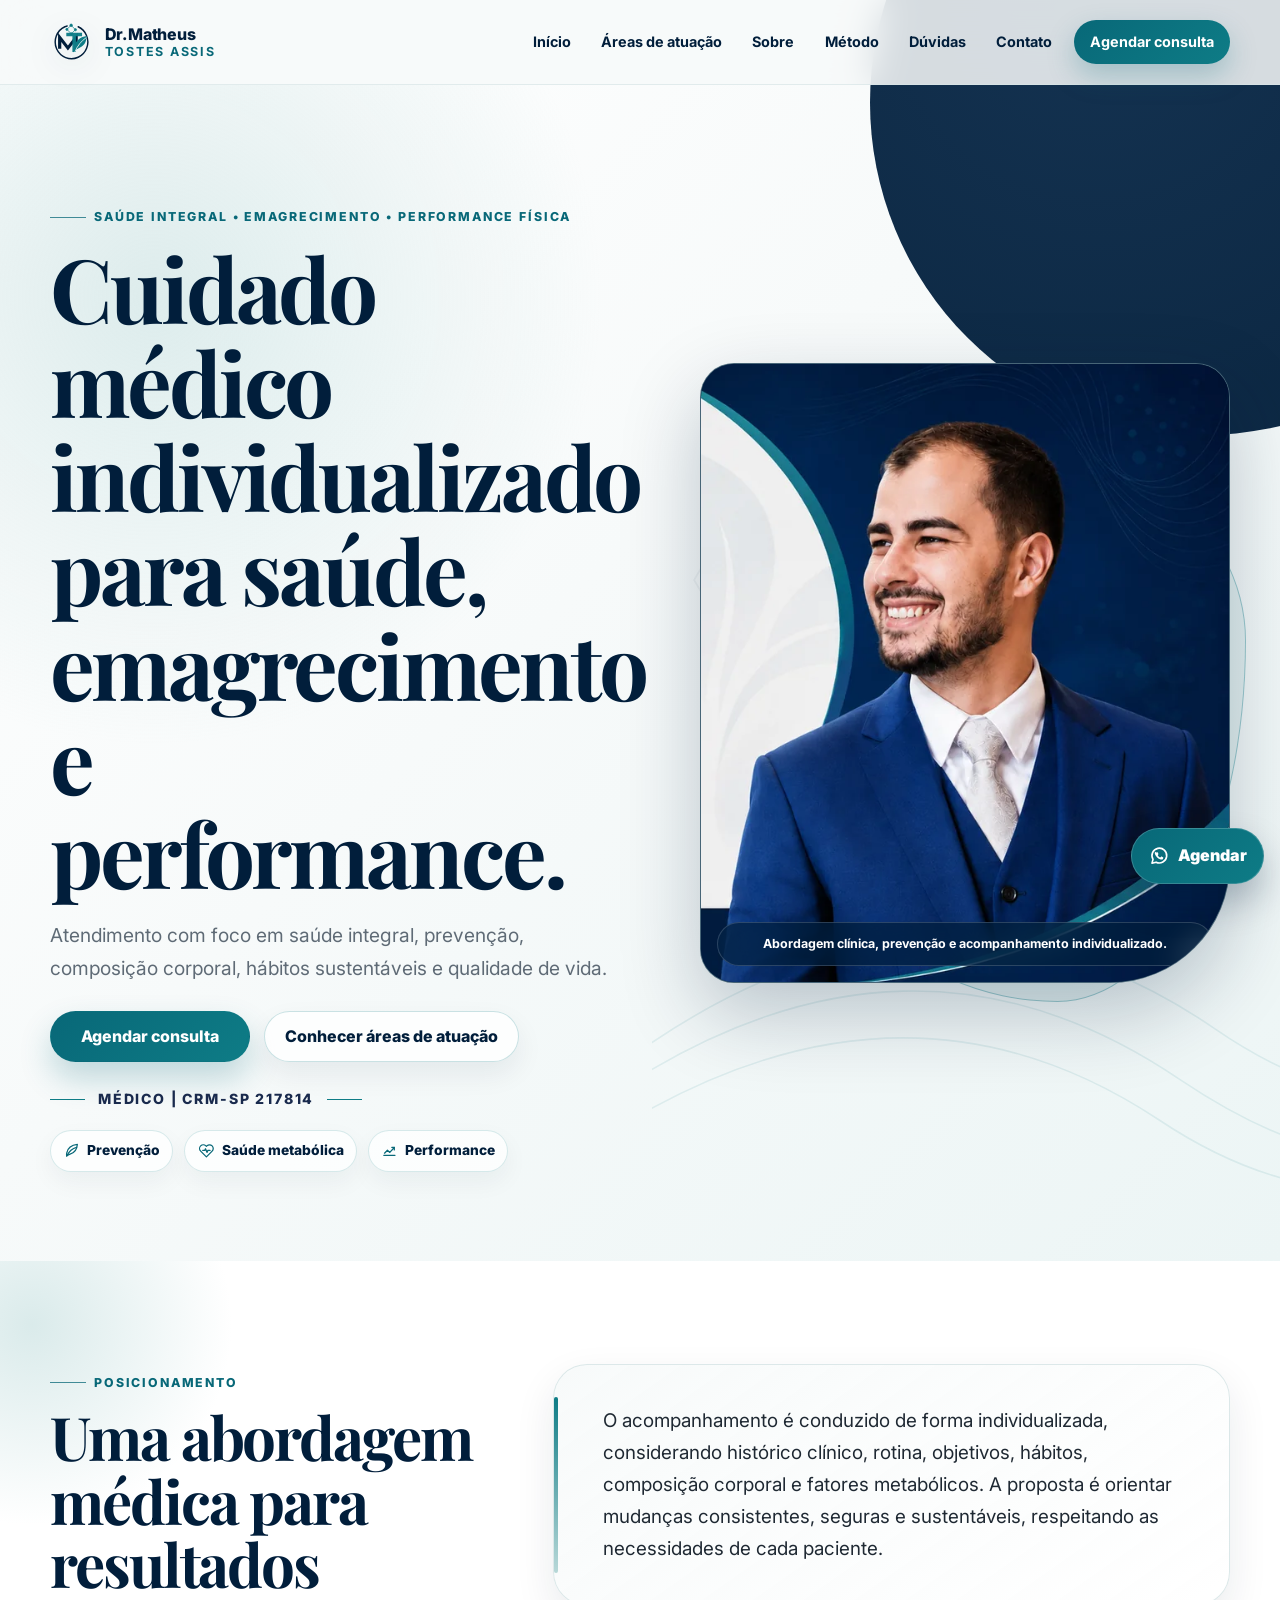
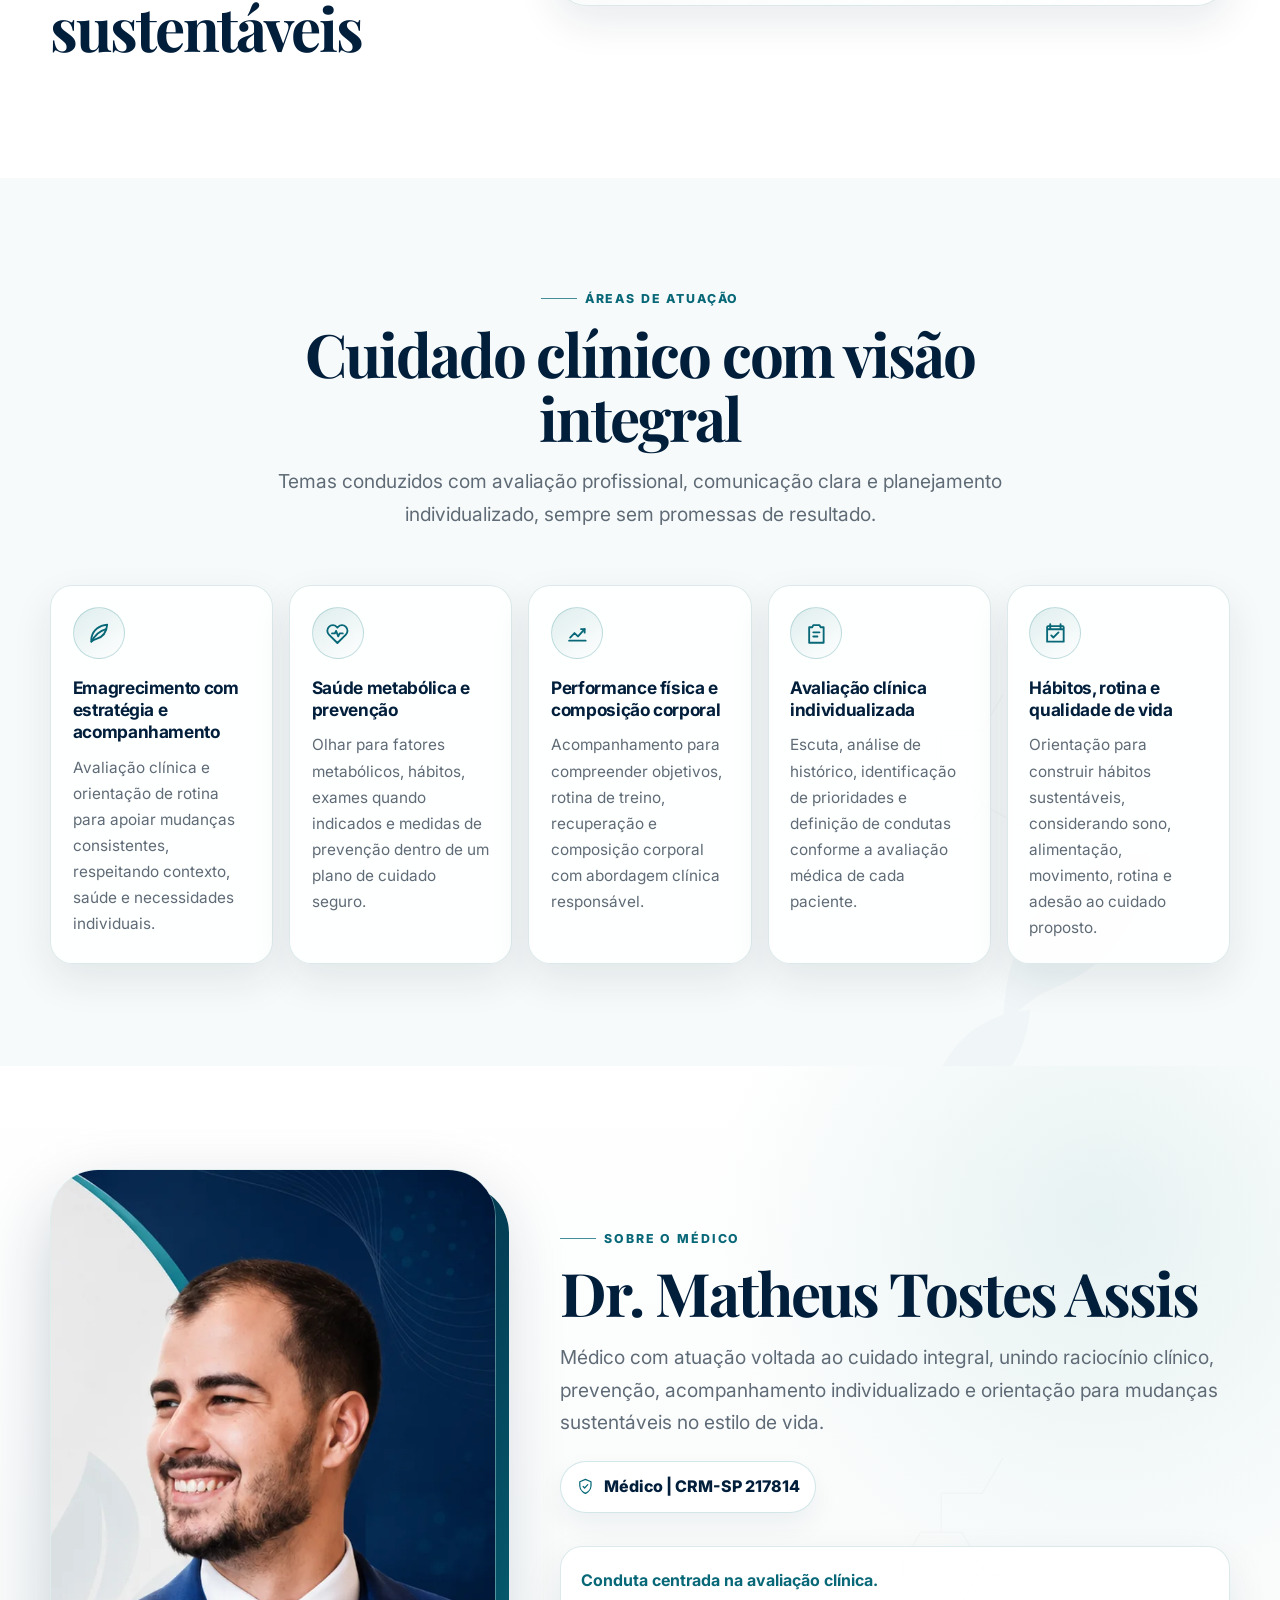
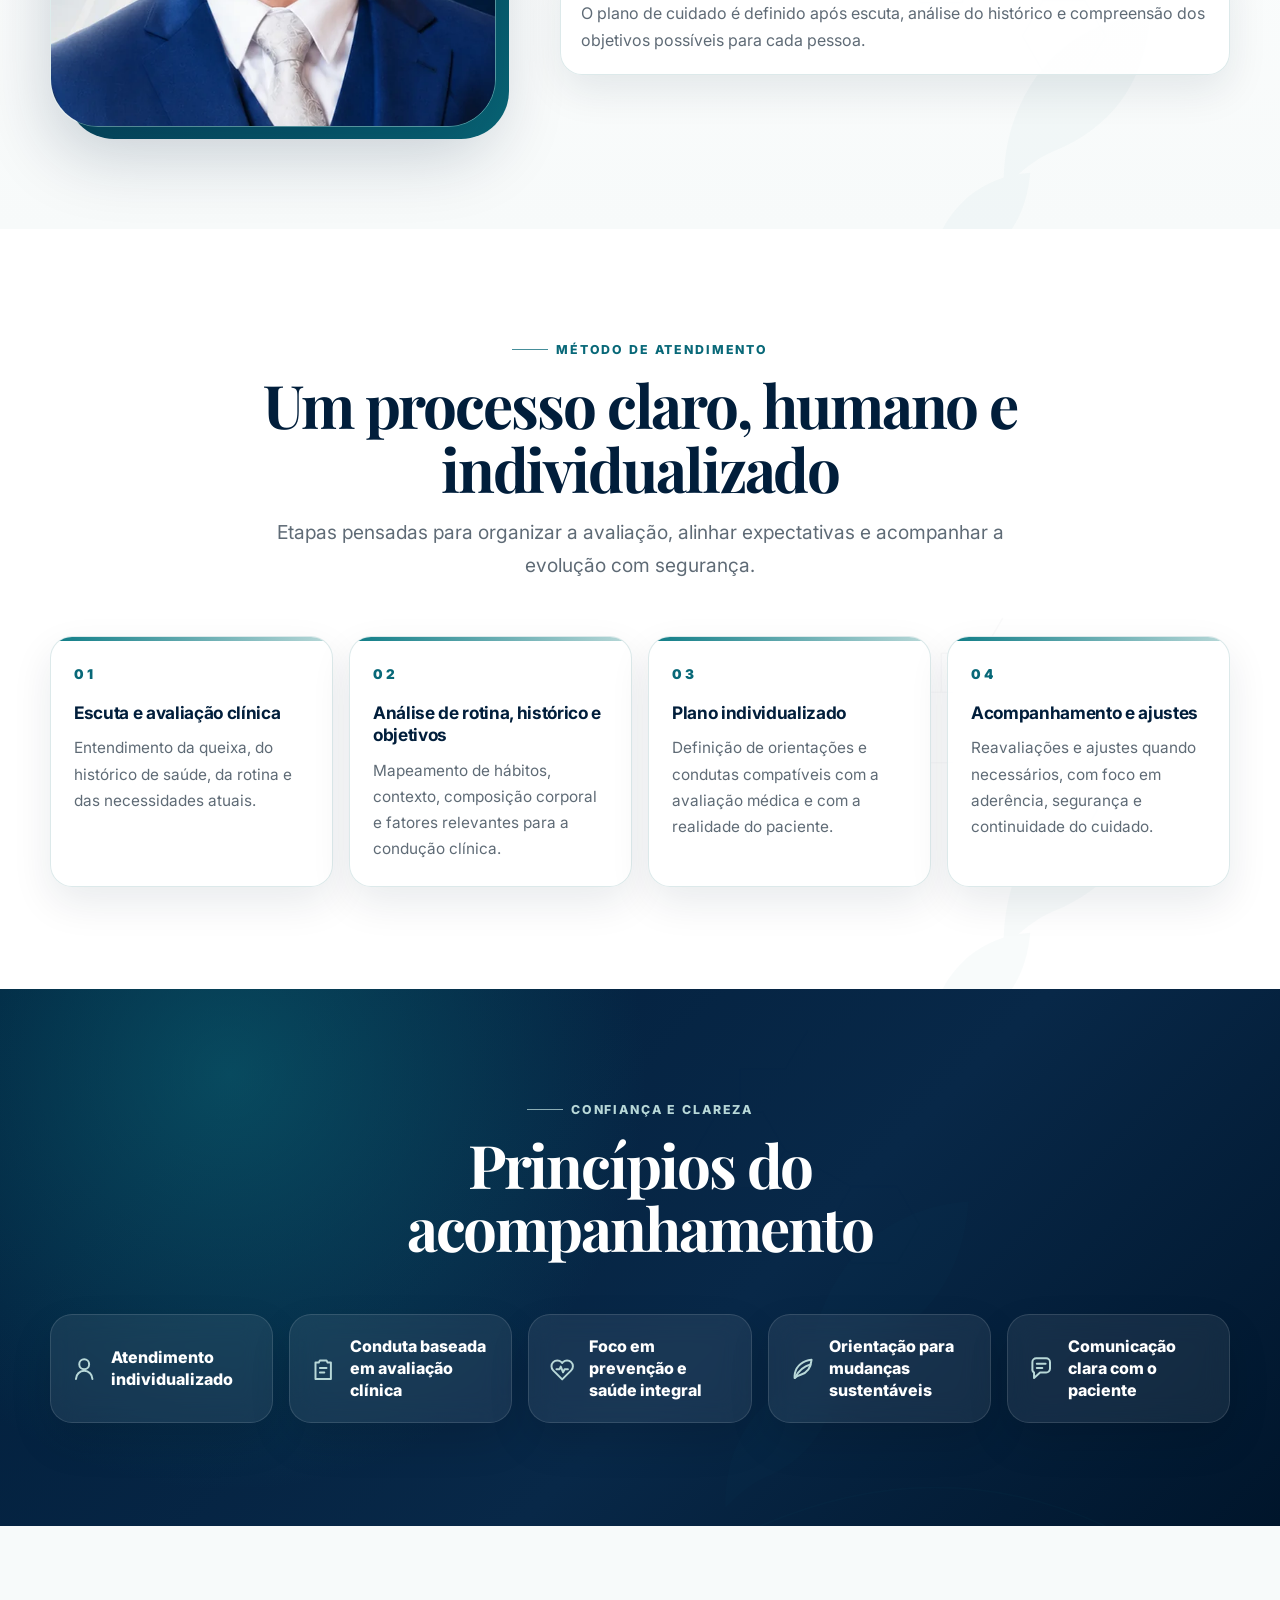
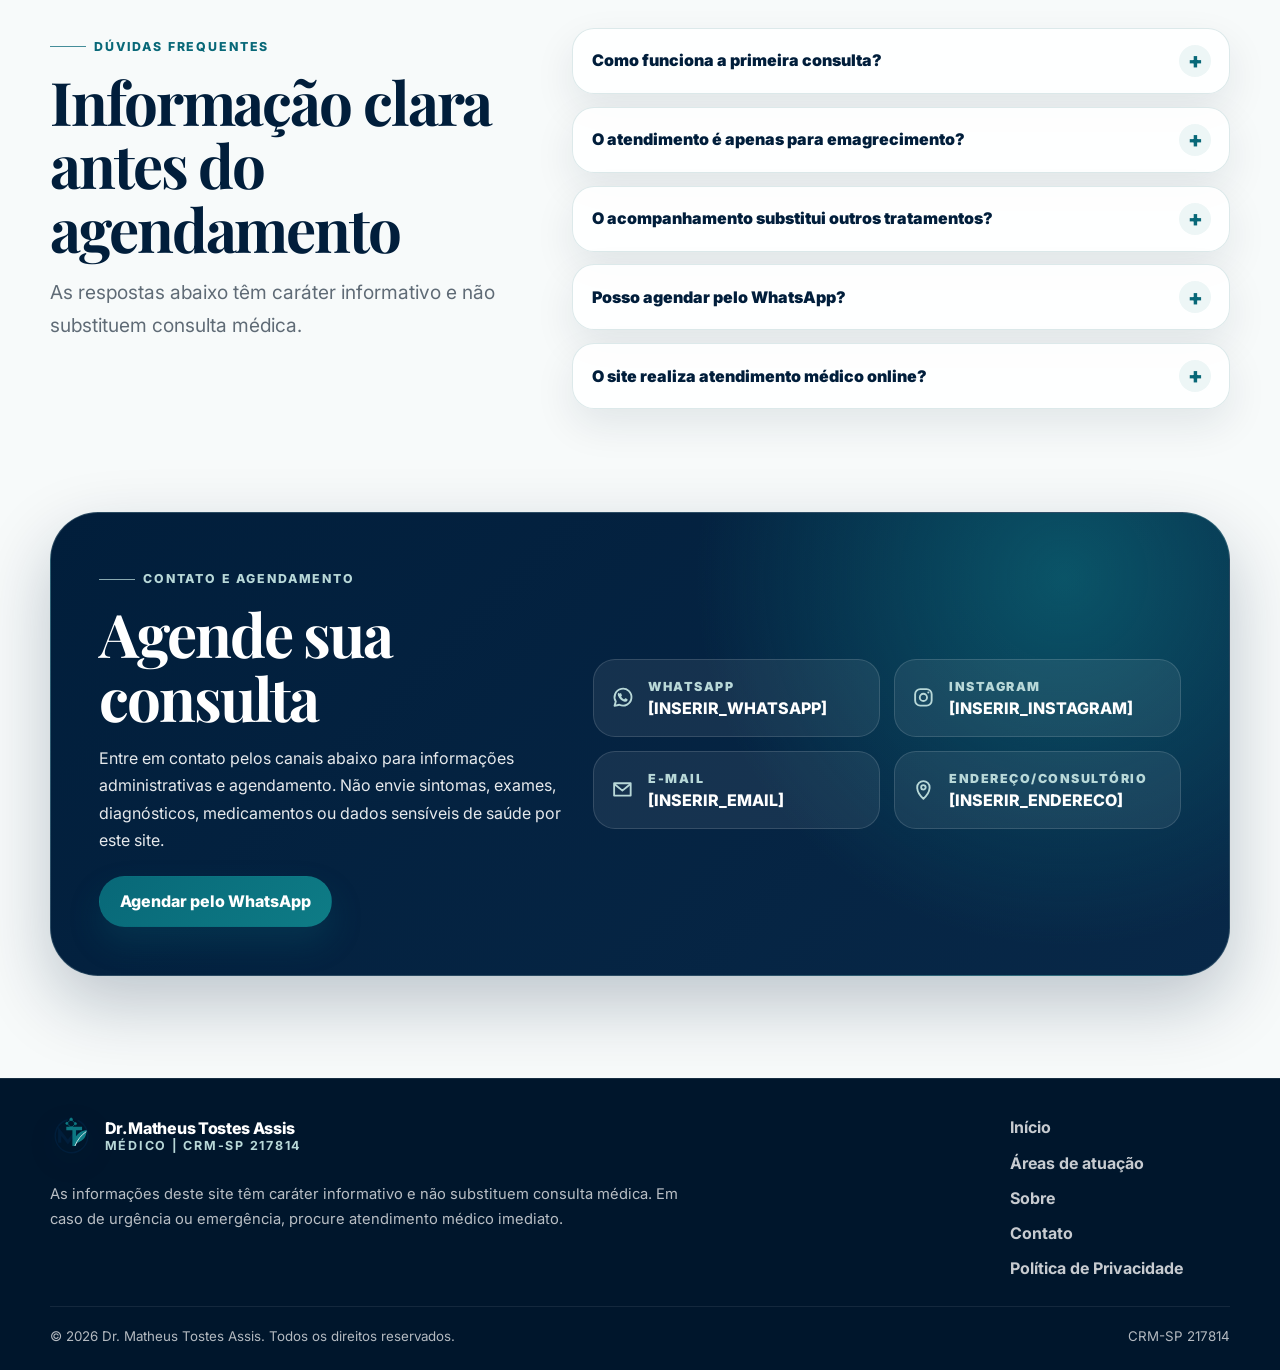
<file: index.html>
<!doctype html>
<html lang="pt-BR">
    <head>
        <meta charset="utf-8" />
        <meta name="viewport" content="width=device-width, initial-scale=1" />
        <title>
            Dr. Matheus Tostes Assis | Médico em Saúde, Emagrecimento e
            Performance
        </title>
        <meta
            name="description"
            content="Cuidado médico individualizado com foco em saúde integral, emagrecimento, prevenção, performance física e qualidade de vida. CRM-SP 217814."
        />
        <meta name="robots" content="index, follow" />
        <meta name="theme-color" content="#011E3B" />
        <link rel="canonical" href="https://www.seudominio.com.br/" />

        <meta
            property="og:title"
            content="Dr. Matheus Tostes Assis | Médico em Saúde, Emagrecimento e Performance"
        />
        <meta
            property="og:description"
            content="Cuidado médico individualizado com foco em saúde integral, emagrecimento, prevenção, performance física e qualidade de vida. CRM-SP 217814."
        />
        <meta
            property="og:image"
            content="https://www.seudominio.com.br/assets/img/og-image.jpg"
        />
        <meta property="og:type" content="website" />
        <meta property="og:locale" content="pt_BR" />
        <meta property="og:url" content="https://www.seudominio.com.br/" />

        <link rel="icon" href="assets/img/favicon.svg" type="image/svg+xml" />
        <link rel="preconnect" href="https://fonts.googleapis.com" />
        <link rel="preconnect" href="https://fonts.gstatic.com" crossorigin />
        <link
            href="https://fonts.googleapis.com/css2?family=Inter:wght@400;500;600;700;800&family=Playfair+Display:wght@600;700&display=swap"
            rel="stylesheet"
        />
        <link
            rel="preload"
            as="image"
            href="assets/img/dr-matheus-hero-640.webp"
            imagesrcset="assets/img/dr-matheus-hero-640.webp 640w, assets/img/dr-matheus-hero-776.webp 776w"
            imagesizes="(min-width: 1024px) 42vw, 92vw"
            type="image/webp"
        />
        <link rel="stylesheet" href="assets/css/styles.css" />
        <script defer src="assets/js/main.js"></script>

        <script type="application/ld+json">
            {
                "@context": "https://schema.org",
                "@type": "Physician",
                "name": "Dr. Matheus Tostes Assis",
                "identifier": "CRM-SP 217814",
                "description": "Cuidado médico individualizado com foco em saúde integral, emagrecimento, prevenção, performance física e qualidade de vida.",
                "image": "https://www.seudominio.com.br/assets/img/og-image.jpg",
                "url": "https://www.seudominio.com.br/",
                "telephone": "[INSERIR_WHATSAPP]",
                "medicalSpecialty": "Cuidados médicos em saúde integral",
                "address": {
                    "@type": "PostalAddress",
                    "streetAddress": "[INSERIR_ENDERECO]",
                    "addressLocality": "[INSERIR_CIDADE]",
                    "addressRegion": "SP",
                    "addressCountry": "BR"
                },
                "sameAs": ["[INSERIR_INSTAGRAM]"],
                "knowsAbout": [
                    "Saúde integral",
                    "Emagrecimento com acompanhamento clínico",
                    "Saúde metabólica",
                    "Prevenção",
                    "Performance física",
                    "Composição corporal",
                    "Hábitos e qualidade de vida"
                ]
            }
        </script>
    </head>
    <body>
        <a class="skip-link" href="#conteudo"
            >Pular para o conteúdo principal</a
        >

        <svg aria-hidden="true" focusable="false" class="svg-sprite">
            <symbol id="icon-leaf" viewBox="0 0 24 24">
                <path
                    d="M20.5 3.5C12.8 4.2 6.8 8.7 5.4 15.7c-.4 1.9-.3 3.4-.2 4.2 1.1-.9 2.7-2 4.9-2.6 6.7-1.9 9.9-7.3 10.4-13.8Z"
                    fill="none"
                    stroke="currentColor"
                    stroke-width="1.8"
                    stroke-linecap="round"
                    stroke-linejoin="round"
                />
                <path
                    d="M5.2 20c3.5-6.5 8.2-10.6 14.2-12.2"
                    fill="none"
                    stroke="currentColor"
                    stroke-width="1.8"
                    stroke-linecap="round"
                />
            </symbol>
            <symbol id="icon-heart" viewBox="0 0 24 24">
                <path
                    d="M20.2 5.6a5.3 5.3 0 0 0-7.5 0l-.7.7-.7-.7a5.3 5.3 0 0 0-7.5 7.5l8.2 8.2 8.2-8.2a5.3 5.3 0 0 0 0-7.5Z"
                    fill="none"
                    stroke="currentColor"
                    stroke-width="1.8"
                    stroke-linecap="round"
                    stroke-linejoin="round"
                />
                <path
                    d="M6.8 12h2.8l1.1-2.4 2.1 5.2 1.4-2.8h3"
                    fill="none"
                    stroke="currentColor"
                    stroke-width="1.8"
                    stroke-linecap="round"
                    stroke-linejoin="round"
                />
            </symbol>
            <symbol id="icon-chart" viewBox="0 0 24 24">
                <path
                    d="M4 19h16"
                    fill="none"
                    stroke="currentColor"
                    stroke-width="1.8"
                    stroke-linecap="round"
                />
                <path
                    d="m5 16 4.2-4.3 3.4 3.2L19 7.8"
                    fill="none"
                    stroke="currentColor"
                    stroke-width="1.8"
                    stroke-linecap="round"
                    stroke-linejoin="round"
                />
                <path
                    d="M15.5 7.8H19v3.5"
                    fill="none"
                    stroke="currentColor"
                    stroke-width="1.8"
                    stroke-linecap="round"
                    stroke-linejoin="round"
                />
            </symbol>
            <symbol id="icon-clipboard" viewBox="0 0 24 24">
                <path
                    d="M9 4h6l1 2h3v15H5V6h3l1-2Z"
                    fill="none"
                    stroke="currentColor"
                    stroke-width="1.8"
                    stroke-linecap="round"
                    stroke-linejoin="round"
                />
                <path
                    d="M9 11h6M9 15h4"
                    fill="none"
                    stroke="currentColor"
                    stroke-width="1.8"
                    stroke-linecap="round"
                />
            </symbol>
            <symbol id="icon-routine" viewBox="0 0 24 24">
                <path
                    d="M7 3v4M17 3v4M4 8h16M5 5h14a1 1 0 0 1 1 1v14H4V6a1 1 0 0 1 1-1Z"
                    fill="none"
                    stroke="currentColor"
                    stroke-width="1.8"
                    stroke-linecap="round"
                    stroke-linejoin="round"
                />
                <path
                    d="m8 14 2 2 5-5"
                    fill="none"
                    stroke="currentColor"
                    stroke-width="1.8"
                    stroke-linecap="round"
                    stroke-linejoin="round"
                />
            </symbol>
            <symbol id="icon-user" viewBox="0 0 24 24">
                <path
                    d="M12 12a4.5 4.5 0 1 0 0-9 4.5 4.5 0 0 0 0 9ZM4.5 21a7.5 7.5 0 0 1 15 0"
                    fill="none"
                    stroke="currentColor"
                    stroke-width="1.8"
                    stroke-linecap="round"
                />
            </symbol>
            <symbol id="icon-shield" viewBox="0 0 24 24">
                <path
                    d="M12 22s8-3.8 8-11.1V5.4L12 2 4 5.4v5.5C4 18.2 12 22 12 22Z"
                    fill="none"
                    stroke="currentColor"
                    stroke-width="1.8"
                    stroke-linecap="round"
                    stroke-linejoin="round"
                />
                <path
                    d="m8.8 12.2 2.1 2.1 4.5-4.8"
                    fill="none"
                    stroke="currentColor"
                    stroke-width="1.8"
                    stroke-linecap="round"
                    stroke-linejoin="round"
                />
            </symbol>
            <symbol id="icon-chat" viewBox="0 0 24 24">
                <path
                    d="M4 5.5A3.5 3.5 0 0 1 7.5 2h9A3.5 3.5 0 0 1 20 5.5v6A3.5 3.5 0 0 1 16.5 15H11l-5.5 5v-5A3.5 3.5 0 0 1 4 11.5v-6Z"
                    fill="none"
                    stroke="currentColor"
                    stroke-width="1.8"
                    stroke-linecap="round"
                    stroke-linejoin="round"
                />
                <path
                    d="M8 7h8M8 11h5"
                    fill="none"
                    stroke="currentColor"
                    stroke-width="1.8"
                    stroke-linecap="round"
                />
            </symbol>
            <symbol id="icon-whatsapp" viewBox="0 0 24 24">
                <path
                    d="M4.4 20.2 5.6 16A8.2 8.2 0 1 1 9 19.1l-4.6 1.1Z"
                    fill="none"
                    stroke="currentColor"
                    stroke-width="1.8"
                    stroke-linecap="round"
                    stroke-linejoin="round"
                />
                <path
                    d="M9.2 8.5c.2-.5.4-.5.7-.5h.5c.2 0 .4.1.5.4l.6 1.4c.1.3.1.5-.1.7l-.4.5c-.1.2-.2.4 0 .6.5.9 1.3 1.7 2.3 2.2.2.1.4.1.6-.1l.6-.7c.2-.2.4-.2.7-.1l1.4.7c.3.1.4.3.4.6 0 .5-.2 1.1-.6 1.5-.5.5-1.5.7-3 .2-2.6-.9-4.7-3-5.6-5.5-.5-1.3-.3-2.2.4-2.9Z"
                    fill="currentColor"
                />
            </symbol>
            <symbol id="icon-mail" viewBox="0 0 24 24">
                <path
                    d="M4 6h16v12H4V6Z"
                    fill="none"
                    stroke="currentColor"
                    stroke-width="1.8"
                    stroke-linecap="round"
                    stroke-linejoin="round"
                />
                <path
                    d="m4.8 7.2 7.2 6 7.2-6"
                    fill="none"
                    stroke="currentColor"
                    stroke-width="1.8"
                    stroke-linecap="round"
                    stroke-linejoin="round"
                />
            </symbol>
            <symbol id="icon-map" viewBox="0 0 24 24">
                <path
                    d="M12 21s6-5.4 6-11a6 6 0 0 0-12 0c0 5.6 6 11 6 11Z"
                    fill="none"
                    stroke="currentColor"
                    stroke-width="1.8"
                    stroke-linecap="round"
                    stroke-linejoin="round"
                />
                <path
                    d="M12 12.2a2.2 2.2 0 1 0 0-4.4 2.2 2.2 0 0 0 0 4.4Z"
                    fill="none"
                    stroke="currentColor"
                    stroke-width="1.8"
                />
            </symbol>
            <symbol id="icon-instagram" viewBox="0 0 24 24">
                <rect
                    x="4"
                    y="4"
                    width="16"
                    height="16"
                    rx="5"
                    fill="none"
                    stroke="currentColor"
                    stroke-width="1.8"
                />
                <circle
                    cx="12"
                    cy="12"
                    r="3.5"
                    fill="none"
                    stroke="currentColor"
                    stroke-width="1.8"
                />
                <circle cx="16.8" cy="7.2" r="1" fill="currentColor" />
            </symbol>
        </svg>

        <header class="site-header" data-header>
            <div class="container header-inner">
                <a
                    class="brand"
                    href="#inicio"
                    aria-label="Início - Dr. Matheus Tostes Assis"
                >
                    <img
                        class="brand-mark"
                        src="assets/img/logo-mta.svg"
                        width="46"
                        height="46"
                        alt=""
                        decoding="async"
                    />
                    <span class="brand-text">
                        <strong>Dr. Matheus</strong>
                        <small>Tostes Assis</small>
                    </span>
                </a>

                <button
                    class="menu-toggle"
                    type="button"
                    aria-label="Abrir menu"
                    aria-controls="menu-principal"
                    aria-expanded="false"
                    data-menu-toggle
                >
                    <span></span>
                    <span></span>
                    <span></span>
                </button>

                <nav
                    class="nav"
                    id="menu-principal"
                    aria-label="Menu principal"
                    data-nav
                >
                    <a href="#inicio">Início</a>
                    <a href="#areas">Áreas de atuação</a>
                    <a href="#sobre">Sobre</a>
                    <a href="#metodo">Método</a>
                    <a href="#duvidas">Dúvidas</a>
                    <a href="#contato">Contato</a>
                    <a
                        class="nav-cta"
                        href="https://wa.me/55DDDNUMERO?text=Ol%C3%A1%2C%20Dr.%20Matheus.%20Gostaria%20de%20agendar%20uma%20consulta."
                        target="_blank"
                        rel="noopener"
                        aria-label="Agendar consulta pelo WhatsApp"
                        >Agendar consulta</a
                    >
                </nav>
            </div>
        </header>

        <main id="conteudo">
            <section class="hero" id="inicio" aria-labelledby="hero-title">
                <div class="container hero-grid">
                    <div class="hero-copy" data-reveal>
                        <p class="eyebrow">
                            Saúde integral • Emagrecimento • Performance física
                        </p>
                        <h1 id="hero-title">
                            Cuidado médico individualizado para saúde,
                            emagrecimento e performance.
                        </h1>
                        <p class="hero-subtitle">
                            Atendimento com foco em saúde integral, prevenção,
                            composição corporal, hábitos sustentáveis e
                            qualidade de vida.
                        </p>
                        <div class="hero-actions" aria-label="Ações principais">
                            <a
                                class="btn btn-primary"
                                href="https://wa.me/55DDDNUMERO?text=Ol%C3%A1%2C%20Dr.%20Matheus.%20Gostaria%20de%20agendar%20uma%20consulta."
                                target="_blank"
                                rel="noopener"
                                >Agendar consulta</a
                            >
                            <a class="btn btn-secondary" href="#areas"
                                >Conhecer áreas de atuação</a
                            >
                        </div>
                        <p class="credential">Médico | CRM-SP 217814</p>
                        <div
                            class="hero-points"
                            aria-label="Pilares do atendimento"
                        >
                            <span
                                ><svg class="mini-icon" aria-hidden="true">
                                    <use href="#icon-leaf"></use></svg
                                >Prevenção</span
                            >
                            <span
                                ><svg class="mini-icon" aria-hidden="true">
                                    <use href="#icon-heart"></use></svg
                                >Saúde metabólica</span
                            >
                            <span
                                ><svg class="mini-icon" aria-hidden="true">
                                    <use href="#icon-chart"></use></svg
                                >Performance</span
                            >
                        </div>
                    </div>

                    <div class="hero-visual" data-reveal>
                        <figure class="portrait-card">
                            <picture>
                                <source
                                    type="image/webp"
                                    srcset="
                                        assets/img/dr-matheus-hero-640.webp 640w,
                                        assets/img/dr-matheus-hero-776.webp 776w
                                    "
                                    sizes="(min-width: 1024px) 42vw, 92vw"
                                />
                                <img
                                    src="assets/img/dr-matheus-hero.jpg"
                                    width="776"
                                    height="909"
                                    alt="Retrato profissional do Dr. Matheus Tostes Assis em traje formal"
                                    loading="eager"
                                    fetchpriority="high"
                                    decoding="async"
                                />
                            </picture>
                            <figcaption>
                                Abordagem clínica, prevenção e acompanhamento
                                individualizado.
                            </figcaption>
                        </figure>
                    </div>
                </div>
            </section>

            <section
                class="section positioning"
                aria-labelledby="posicionamento-title"
            >
                <div class="container two-column">
                    <div class="section-kicker" data-reveal>
                        <span class="eyebrow">Posicionamento</span>
                        <h2 id="posicionamento-title">
                            Uma abordagem médica para resultados sustentáveis
                        </h2>
                    </div>
                    <div class="lead-card" data-reveal>
                        <p>
                            O acompanhamento é conduzido de forma
                            individualizada, considerando histórico clínico,
                            rotina, objetivos, hábitos, composição corporal e
                            fatores metabólicos. A proposta é orientar mudanças
                            consistentes, seguras e sustentáveis, respeitando as
                            necessidades de cada paciente.
                        </p>
                    </div>
                </div>
            </section>

            <section
                class="section areas"
                id="areas"
                aria-labelledby="areas-title"
            >
                <div class="container">
                    <div class="section-heading" data-reveal>
                        <span class="eyebrow">Áreas de atuação</span>
                        <h2 id="areas-title">
                            Cuidado clínico com visão integral
                        </h2>
                        <p>
                            Temas conduzidos com avaliação profissional,
                            comunicação clara e planejamento individualizado,
                            sempre sem promessas de resultado.
                        </p>
                    </div>

                    <div class="cards-grid">
                        <article class="area-card" data-reveal>
                            <div class="icon-badge">
                                <svg aria-hidden="true">
                                    <use href="#icon-leaf"></use>
                                </svg>
                            </div>
                            <h3>
                                Emagrecimento com estratégia e acompanhamento
                            </h3>
                            <p>
                                Avaliação clínica e orientação de rotina para
                                apoiar mudanças consistentes, respeitando
                                contexto, saúde e necessidades individuais.
                            </p>
                        </article>
                        <article class="area-card" data-reveal>
                            <div class="icon-badge">
                                <svg aria-hidden="true">
                                    <use href="#icon-heart"></use>
                                </svg>
                            </div>
                            <h3>Saúde metabólica e prevenção</h3>
                            <p>
                                Olhar para fatores metabólicos, hábitos, exames
                                quando indicados e medidas de prevenção dentro
                                de um plano de cuidado seguro.
                            </p>
                        </article>
                        <article class="area-card" data-reveal>
                            <div class="icon-badge">
                                <svg aria-hidden="true">
                                    <use href="#icon-chart"></use>
                                </svg>
                            </div>
                            <h3>Performance física e composição corporal</h3>
                            <p>
                                Acompanhamento para compreender objetivos,
                                rotina de treino, recuperação e composição
                                corporal com abordagem clínica responsável.
                            </p>
                        </article>
                        <article class="area-card" data-reveal>
                            <div class="icon-badge">
                                <svg aria-hidden="true">
                                    <use href="#icon-clipboard"></use>
                                </svg>
                            </div>
                            <h3>Avaliação clínica individualizada</h3>
                            <p>
                                Escuta, análise de histórico, identificação de
                                prioridades e definição de condutas conforme a
                                avaliação médica de cada paciente.
                            </p>
                        </article>
                        <article class="area-card" data-reveal>
                            <div class="icon-badge">
                                <svg aria-hidden="true">
                                    <use href="#icon-routine"></use>
                                </svg>
                            </div>
                            <h3>Hábitos, rotina e qualidade de vida</h3>
                            <p>
                                Orientação para construir hábitos sustentáveis,
                                considerando sono, alimentação, movimento,
                                rotina e adesão ao cuidado proposto.
                            </p>
                        </article>
                    </div>
                </div>
            </section>

            <section
                class="section about"
                id="sobre"
                aria-labelledby="sobre-title"
            >
                <div class="container about-grid">
                    <div class="about-media" data-reveal>
                        <picture>
                            <source
                                type="image/webp"
                                srcset="assets/img/dr-matheus-about.webp"
                            />
                            <img
                                src="assets/img/dr-matheus-about.jpg"
                                width="640"
                                height="1253"
                                alt="Dr. Matheus Tostes Assis sorrindo em traje formal"
                                loading="lazy"
                                decoding="async"
                            />
                        </picture>
                    </div>
                    <div class="about-content" data-reveal>
                        <span class="eyebrow">Sobre o médico</span>
                        <h2 id="sobre-title">Dr. Matheus Tostes Assis</h2>
                        <p class="large-text">
                            Médico com atuação voltada ao cuidado integral,
                            unindo raciocínio clínico, prevenção, acompanhamento
                            individualizado e orientação para mudanças
                            sustentáveis no estilo de vida.
                        </p>
                        <div class="doctor-credential">
                            <svg class="mini-icon" aria-hidden="true">
                                <use href="#icon-shield"></use>
                            </svg>
                            <span>Médico | CRM-SP 217814</span>
                        </div>
                        <!-- Campo editável: insira aqui formações complementares comprovadas, se desejar. Evite termos que induzam especialidade sem RQE informado. -->
                        <div class="note-card">
                            <strong
                                >Conduta centrada na avaliação clínica.</strong
                            >
                            <p>
                                O plano de cuidado é definido após escuta,
                                análise do histórico e compreensão dos objetivos
                                possíveis para cada pessoa.
                            </p>
                        </div>
                    </div>
                </div>
            </section>

            <section
                class="section method"
                id="metodo"
                aria-labelledby="metodo-title"
            >
                <div class="container">
                    <div class="section-heading" data-reveal>
                        <span class="eyebrow">Método de atendimento</span>
                        <h2 id="metodo-title">
                            Um processo claro, humano e individualizado
                        </h2>
                        <p>
                            Etapas pensadas para organizar a avaliação, alinhar
                            expectativas e acompanhar a evolução com segurança.
                        </p>
                    </div>

                    <ol class="steps">
                        <li data-reveal>
                            <span class="step-number">01</span>
                            <h3>Escuta e avaliação clínica</h3>
                            <p>
                                Entendimento da queixa, do histórico de saúde,
                                da rotina e das necessidades atuais.
                            </p>
                        </li>
                        <li data-reveal>
                            <span class="step-number">02</span>
                            <h3>Análise de rotina, histórico e objetivos</h3>
                            <p>
                                Mapeamento de hábitos, contexto, composição
                                corporal e fatores relevantes para a condução
                                clínica.
                            </p>
                        </li>
                        <li data-reveal>
                            <span class="step-number">03</span>
                            <h3>Plano individualizado</h3>
                            <p>
                                Definição de orientações e condutas compatíveis
                                com a avaliação médica e com a realidade do
                                paciente.
                            </p>
                        </li>
                        <li data-reveal>
                            <span class="step-number">04</span>
                            <h3>Acompanhamento e ajustes</h3>
                            <p>
                                Reavaliações e ajustes quando necessários, com
                                foco em aderência, segurança e continuidade do
                                cuidado.
                            </p>
                        </li>
                    </ol>
                </div>
            </section>

            <section class="section trust" aria-labelledby="confianca-title">
                <div class="container">
                    <div class="section-heading" data-reveal>
                        <span class="eyebrow">Confiança e clareza</span>
                        <h2 id="confianca-title">
                            Princípios do acompanhamento
                        </h2>
                    </div>

                    <div class="trust-grid">
                        <div class="trust-item" data-reveal>
                            <svg aria-hidden="true">
                                <use href="#icon-user"></use>
                            </svg>
                            <span>Atendimento individualizado</span>
                        </div>
                        <div class="trust-item" data-reveal>
                            <svg aria-hidden="true">
                                <use href="#icon-clipboard"></use>
                            </svg>
                            <span>Conduta baseada em avaliação clínica</span>
                        </div>
                        <div class="trust-item" data-reveal>
                            <svg aria-hidden="true">
                                <use href="#icon-heart"></use>
                            </svg>
                            <span>Foco em prevenção e saúde integral</span>
                        </div>
                        <div class="trust-item" data-reveal>
                            <svg aria-hidden="true">
                                <use href="#icon-leaf"></use>
                            </svg>
                            <span>Orientação para mudanças sustentáveis</span>
                        </div>
                        <div class="trust-item" data-reveal>
                            <svg aria-hidden="true">
                                <use href="#icon-chat"></use>
                            </svg>
                            <span>Comunicação clara com o paciente</span>
                        </div>
                    </div>
                </div>
            </section>

            <section
                class="section faq"
                id="duvidas"
                aria-labelledby="faq-title"
            >
                <div class="container faq-grid">
                    <div class="section-kicker" data-reveal>
                        <span class="eyebrow">Dúvidas frequentes</span>
                        <h2 id="faq-title">
                            Informação clara antes do agendamento
                        </h2>
                        <p>
                            As respostas abaixo têm caráter informativo e não
                            substituem consulta médica.
                        </p>
                    </div>

                    <div class="faq-list" data-reveal>
                        <details>
                            <summary>
                                Como funciona a primeira consulta?
                            </summary>
                            <p>
                                A primeira consulta envolve escuta, avaliação do
                                histórico clínico, rotina, objetivos e
                                necessidades individuais. Condutas, exames ou
                                prescrições dependem da avaliação profissional.
                            </p>
                        </details>
                        <details>
                            <summary>
                                O atendimento é apenas para emagrecimento?
                            </summary>
                            <p>
                                Não. O acompanhamento pode envolver saúde
                                integral, prevenção, saúde metabólica,
                                composição corporal, hábitos, qualidade de vida
                                e performance física, conforme a demanda e a
                                avaliação clínica.
                            </p>
                        </details>
                        <details>
                            <summary>
                                O acompanhamento substitui outros tratamentos?
                            </summary>
                            <p>
                                Não necessariamente. Qualquer mudança ou
                                integração com tratamentos em andamento deve ser
                                discutida em consulta e pode envolver
                                comunicação com outros profissionais quando
                                apropriado.
                            </p>
                        </details>
                        <details>
                            <summary>Posso agendar pelo WhatsApp?</summary>
                            <p>
                                Sim. O WhatsApp pode ser usado para solicitar
                                informações administrativas e agendar consulta.
                                Evite enviar dados sensíveis de saúde, exames ou
                                informações clínicas pelo site.
                            </p>
                        </details>
                        <details>
                            <summary>
                                O site realiza atendimento médico online?
                            </summary>
                            <p>
                                Não. Este site é informativo e não realiza
                                diagnóstico, prescrição ou atendimento médico.
                                Diagnóstico, conduta e prescrição dependem de
                                avaliação profissional individualizada.
                            </p>
                        </details>
                    </div>
                </div>
            </section>

            <section
                class="section contact"
                id="contato"
                aria-labelledby="contato-title"
            >
                <div class="container contact-card" data-reveal>
                    <div class="contact-copy">
                        <span class="eyebrow">Contato e agendamento</span>
                        <h2 id="contato-title">Agende sua consulta</h2>
                        <p>
                            Entre em contato pelos canais abaixo para
                            informações administrativas e agendamento. Não envie
                            sintomas, exames, diagnósticos, medicamentos ou
                            dados sensíveis de saúde por este site.
                        </p>
                        <a
                            class="btn btn-primary"
                            href="https://wa.me/55DDDNUMERO?text=Ol%C3%A1%2C%20Dr.%20Matheus.%20Gostaria%20de%20agendar%20uma%20consulta."
                            target="_blank"
                            rel="noopener"
                            aria-label="Agendar consulta pelo WhatsApp"
                            >Agendar pelo WhatsApp</a
                        >
                    </div>

                    <div class="contact-links" aria-label="Canais de contato">
                        <a
                            class="contact-link"
                            href="https://wa.me/55DDDNUMERO?text=Ol%C3%A1%2C%20Dr.%20Matheus.%20Gostaria%20de%20agendar%20uma%20consulta."
                            target="_blank"
                            rel="noopener"
                        >
                            <svg aria-hidden="true">
                                <use href="#icon-whatsapp"></use>
                            </svg>
                            <span>WhatsApp</span>
                            <strong>[INSERIR_WHATSAPP]</strong>
                        </a>
                        <a
                            class="contact-link"
                            href="[INSERIR_INSTAGRAM]"
                            target="_blank"
                            rel="noopener"
                        >
                            <svg aria-hidden="true">
                                <use href="#icon-instagram"></use>
                            </svg>
                            <span>Instagram</span>
                            <strong>[INSERIR_INSTAGRAM]</strong>
                        </a>
                        <a class="contact-link" href="mailto:[INSERIR_EMAIL]">
                            <svg aria-hidden="true">
                                <use href="#icon-mail"></use>
                            </svg>
                            <span>E-mail</span>
                            <strong>[INSERIR_EMAIL]</strong>
                        </a>
                        <a
                            class="contact-link"
                            href="[INSERIR_LINK_MAPS]"
                            target="_blank"
                            rel="noopener"
                        >
                            <svg aria-hidden="true">
                                <use href="#icon-map"></use>
                            </svg>
                            <span>Endereço/consultório</span>
                            <strong>[INSERIR_ENDERECO]</strong>
                        </a>
                    </div>
                </div>
            </section>
        </main>

        <footer class="site-footer">
            <div class="container footer-grid">
                <div>
                    <a
                        class="footer-brand"
                        href="#inicio"
                        aria-label="Início - Dr. Matheus Tostes Assis"
                    >
                        <img
                            src="assets/img/logo-mta.svg"
                            width="44"
                            height="44"
                            alt=""
                            loading="lazy"
                            decoding="async"
                        />
                        <span
                            ><strong>Dr. Matheus Tostes Assis</strong
                            ><small>Médico | CRM-SP 217814</small></span
                        >
                    </a>
                    <p class="footer-disclaimer">
                        As informações deste site têm caráter informativo e não
                        substituem consulta médica. Em caso de urgência ou
                        emergência, procure atendimento médico imediato.
                    </p>
                </div>
                <nav class="footer-nav" aria-label="Links do rodapé">
                    <a href="#inicio">Início</a>
                    <a href="#areas">Áreas de atuação</a>
                    <a href="#sobre">Sobre</a>
                    <a href="#contato">Contato</a>
                    <a href="politica-de-privacidade.html"
                        >Política de Privacidade</a
                    >
                </nav>
            </div>
            <div class="container footer-bottom">
                <small
                    >© <span data-current-year></span> Dr. Matheus Tostes Assis.
                    Todos os direitos reservados.</small
                >
                <small>CRM-SP 217814</small>
            </div>
        </footer>

        <a
            class="floating-whatsapp"
            href="https://wa.me/55DDDNUMERO?text=Ol%C3%A1%2C%20Dr.%20Matheus.%20Gostaria%20de%20agendar%20uma%20consulta."
            target="_blank"
            rel="noopener"
            aria-label="Agendar consulta pelo WhatsApp"
        >
            <svg aria-hidden="true"><use href="#icon-whatsapp"></use></svg>
            <span>Agendar</span>
        </a>
    </body>
</html>
</file>
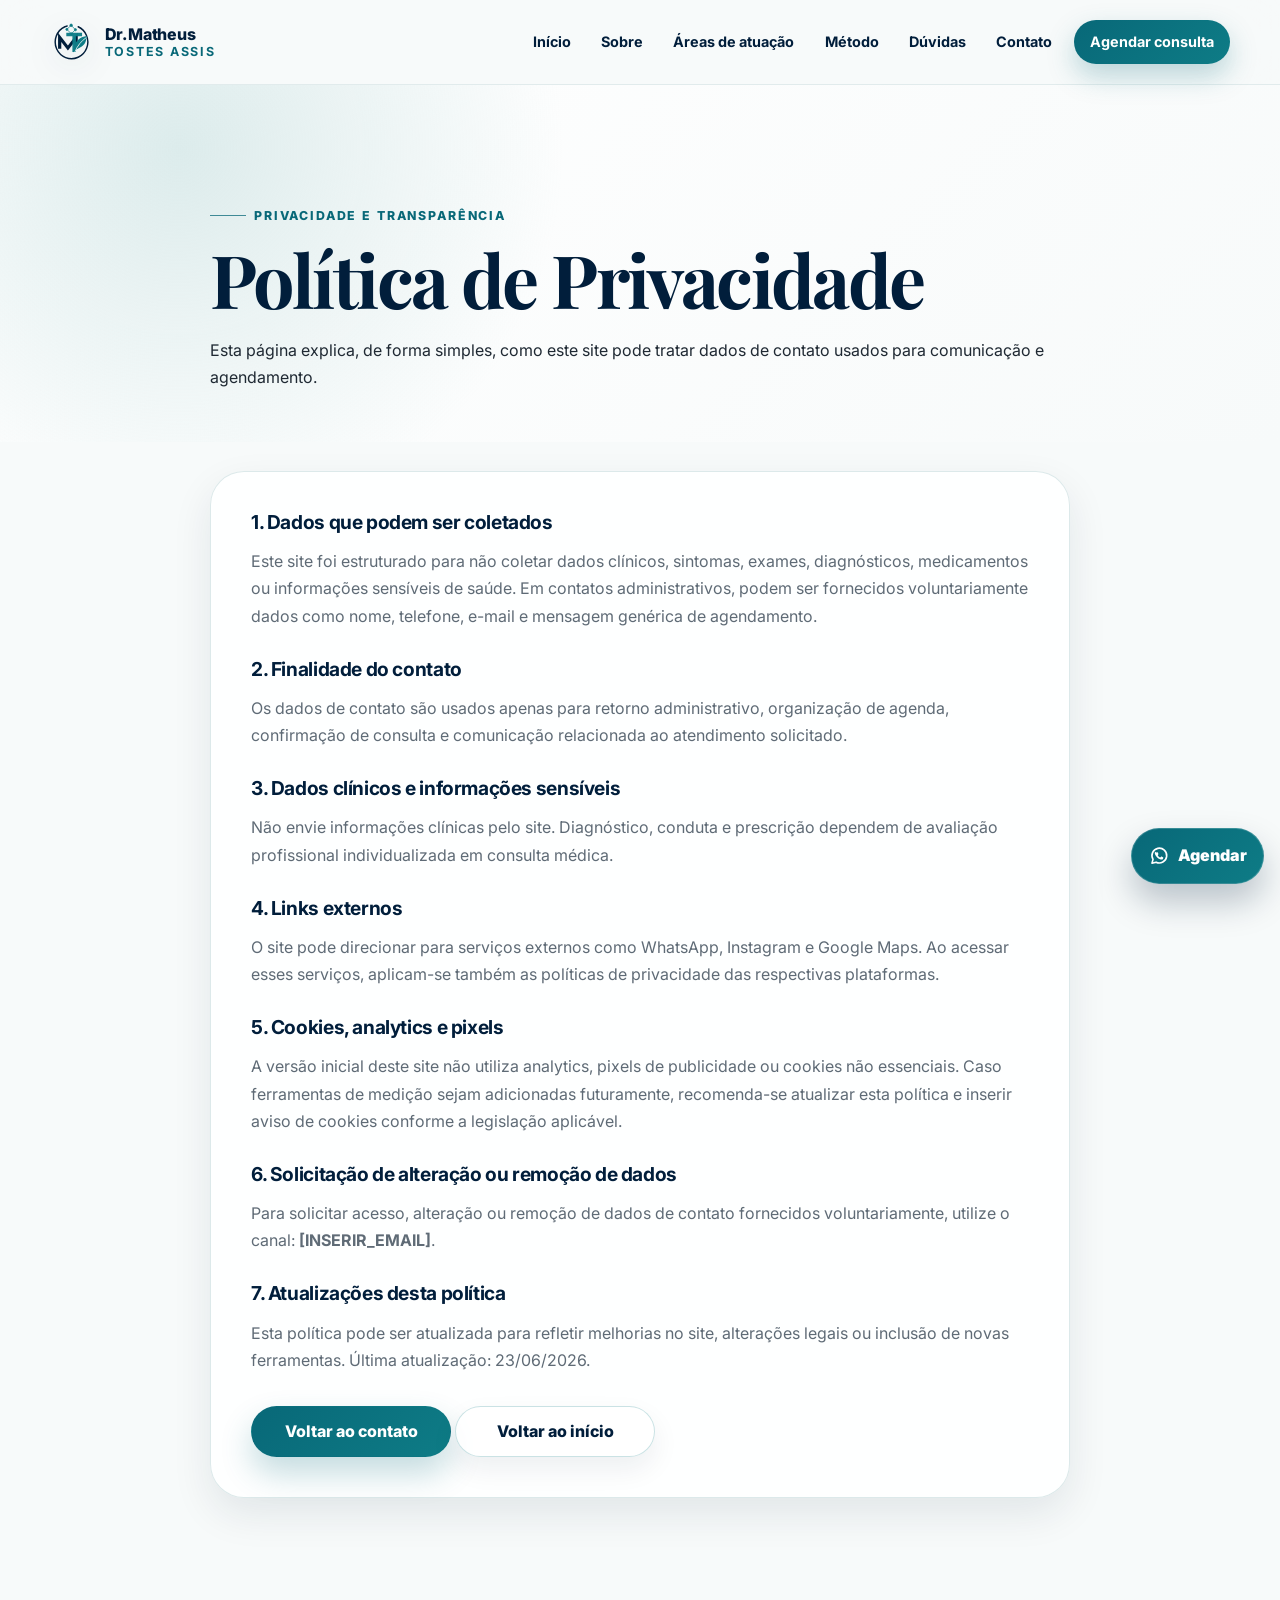
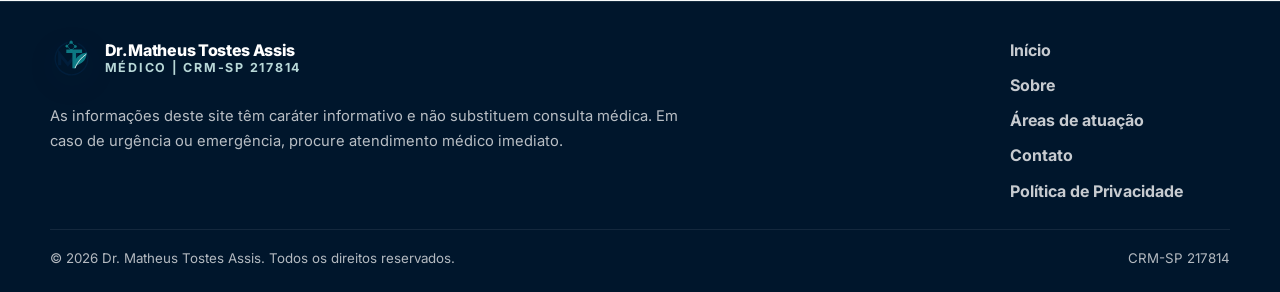
<file: politica-de-privacidade.html>
<!doctype html>
<html lang="pt-BR">
<head>
  <meta charset="utf-8">
  <meta name="viewport" content="width=device-width, initial-scale=1">
  <title>Política de Privacidade | Dr. Matheus Tostes Assis</title>
  <meta name="description" content="Política de Privacidade do site do Dr. Matheus Tostes Assis. Informações sobre dados de contato, links externos e privacidade.">
  <meta name="robots" content="index, follow">
  <meta name="theme-color" content="#011E3B">
  <link rel="canonical" href="https://www.seudominio.com.br/politica-de-privacidade.html">
  <link rel="icon" href="assets/img/favicon.svg" type="image/svg+xml">
  <link rel="preconnect" href="https://fonts.googleapis.com">
  <link rel="preconnect" href="https://fonts.gstatic.com" crossorigin>
  <link href="https://fonts.googleapis.com/css2?family=Inter:wght@400;500;600;700;800&family=Playfair+Display:wght@600;700&display=swap" rel="stylesheet">
  <link rel="stylesheet" href="assets/css/styles.css">
  <script defer src="assets/js/main.js"></script>
</head>
<body>
  <a class="skip-link" href="#conteudo">Pular para o conteúdo principal</a>

  <header class="site-header" data-header>
    <div class="container header-inner">
      <a class="brand" href="index.html#inicio" aria-label="Início - Dr. Matheus Tostes Assis">
        <img class="brand-mark" src="assets/img/logo-mta.svg" width="46" height="46" alt="" decoding="async">
        <span class="brand-text"><strong>Dr. Matheus</strong><small>Tostes Assis</small></span>
      </a>
      <button class="menu-toggle" type="button" aria-label="Abrir menu" aria-controls="menu-principal" aria-expanded="false" data-menu-toggle>
        <span></span><span></span><span></span>
      </button>
      <nav class="nav" id="menu-principal" aria-label="Menu principal" data-nav>
        <a href="index.html#inicio">Início</a>
        <a href="index.html#sobre">Sobre</a>
        <a href="index.html#areas">Áreas de atuação</a>
        <a href="index.html#metodo">Método</a>
        <a href="index.html#duvidas">Dúvidas</a>
        <a href="index.html#contato">Contato</a>
        <a class="nav-cta" href="https://wa.me/55DDDNUMERO?text=Ol%C3%A1%2C%20Dr.%20Matheus.%20Gostaria%20de%20agendar%20uma%20consulta." target="_blank" rel="noopener">Agendar consulta</a>
      </nav>
    </div>
  </header>

  <main id="conteudo" class="legal-main">
    <section class="section legal-hero">
      <div class="container narrow" data-reveal>
        <span class="eyebrow">Privacidade e transparência</span>
        <h1>Política de Privacidade</h1>
        <p>Esta página explica, de forma simples, como este site pode tratar dados de contato usados para comunicação e agendamento.</p>
      </div>
    </section>

    <section class="section legal-content">
      <div class="container narrow legal-card" data-reveal>
        <h2>1. Dados que podem ser coletados</h2>
        <p>Este site foi estruturado para não coletar dados clínicos, sintomas, exames, diagnósticos, medicamentos ou informações sensíveis de saúde. Em contatos administrativos, podem ser fornecidos voluntariamente dados como nome, telefone, e-mail e mensagem genérica de agendamento.</p>

        <h2>2. Finalidade do contato</h2>
        <p>Os dados de contato são usados apenas para retorno administrativo, organização de agenda, confirmação de consulta e comunicação relacionada ao atendimento solicitado.</p>

        <h2>3. Dados clínicos e informações sensíveis</h2>
        <p>Não envie informações clínicas pelo site. Diagnóstico, conduta e prescrição dependem de avaliação profissional individualizada em consulta médica.</p>

        <h2>4. Links externos</h2>
        <p>O site pode direcionar para serviços externos como WhatsApp, Instagram e Google Maps. Ao acessar esses serviços, aplicam-se também as políticas de privacidade das respectivas plataformas.</p>

        <h2>5. Cookies, analytics e pixels</h2>
        <p>A versão inicial deste site não utiliza analytics, pixels de publicidade ou cookies não essenciais. Caso ferramentas de medição sejam adicionadas futuramente, recomenda-se atualizar esta política e inserir aviso de cookies conforme a legislação aplicável.</p>

        <h2>6. Solicitação de alteração ou remoção de dados</h2>
        <p>Para solicitar acesso, alteração ou remoção de dados de contato fornecidos voluntariamente, utilize o canal: <strong>[INSERIR_EMAIL]</strong>.</p>

        <h2>7. Atualizações desta política</h2>
        <p>Esta política pode ser atualizada para refletir melhorias no site, alterações legais ou inclusão de novas ferramentas. Última atualização: 23/06/2026.</p>

        <div class="legal-actions">
          <a class="btn btn-primary" href="index.html#contato">Voltar ao contato</a>
          <a class="btn btn-secondary" href="index.html#inicio">Voltar ao início</a>
        </div>
      </div>
    </section>
  </main>

  <footer class="site-footer">
    <div class="container footer-grid">
      <div>
        <a class="footer-brand" href="index.html#inicio" aria-label="Início - Dr. Matheus Tostes Assis">
          <img src="assets/img/logo-mta.svg" width="44" height="44" alt="" loading="lazy" decoding="async">
          <span><strong>Dr. Matheus Tostes Assis</strong><small>Médico | CRM-SP 217814</small></span>
        </a>
        <p class="footer-disclaimer">As informações deste site têm caráter informativo e não substituem consulta médica. Em caso de urgência ou emergência, procure atendimento médico imediato.</p>
      </div>
      <nav class="footer-nav" aria-label="Links do rodapé">
        <a href="index.html#inicio">Início</a>
        <a href="index.html#sobre">Sobre</a>
        <a href="index.html#areas">Áreas de atuação</a>
        <a href="index.html#contato">Contato</a>
        <a href="politica-de-privacidade.html">Política de Privacidade</a>
      </nav>
    </div>
    <div class="container footer-bottom">
      <small>© <span data-current-year></span> Dr. Matheus Tostes Assis. Todos os direitos reservados.</small>
      <small>CRM-SP 217814</small>
    </div>
  </footer>

  <a class="floating-whatsapp" href="https://wa.me/55DDDNUMERO?text=Ol%C3%A1%2C%20Dr.%20Matheus.%20Gostaria%20de%20agendar%20uma%20consulta." target="_blank" rel="noopener" aria-label="Agendar consulta pelo WhatsApp">
    <svg aria-hidden="true" viewBox="0 0 24 24" fill="none">
      <path d="M4.4 20.2 5.6 16A8.2 8.2 0 1 1 9 19.1l-4.6 1.1Z" stroke="currentColor" stroke-width="1.8" stroke-linecap="round" stroke-linejoin="round"/>
      <path d="M9.2 8.5c.2-.5.4-.5.7-.5h.5c.2 0 .4.1.5.4l.6 1.4c.1.3.1.5-.1.7l-.4.5c-.1.2-.2.4 0 .6.5.9 1.3 1.7 2.3 2.2.2.1.4.1.6-.1l.6-.7c.2-.2.4-.2.7-.1l1.4.7c.3.1.4.3.4.6 0 .5-.2 1.1-.6 1.5-.5.5-1.5.7-3 .2-2.6-.9-4.7-3-5.6-5.5-.5-1.3-.3-2.2.4-2.9Z" fill="currentColor"/>
    </svg>
    <span>Agendar</span>
  </a>
</body>
</html>
</file>
<file: assets/css/styles.css>
:root {
  --color-navy: #011e3b;
  --color-navy-2: #082848;
  --color-navy-3: #192a4d;
  --color-teal: #0e7c86;
  --color-teal-dark: #086878;
  --color-mint: #b8d8d8;
  --color-bg: #f7fafa;
  --color-surface: #ffffff;
  --color-text: #1f2933;
  --color-muted: #5f6b76;
  --color-line: #d9e7e8;
  --color-soft: #edf6f6;
  --shadow-soft: 0 18px 55px rgba(1, 30, 59, 0.10);
  --shadow-card: 0 16px 40px rgba(1, 30, 59, 0.09);
  --radius-sm: 14px;
  --radius-md: 22px;
  --radius-lg: 34px;
  --radius-xl: 48px;
  --font-title: "Playfair Display", Georgia, "Times New Roman", serif;
  --font-body: "Inter", system-ui, -apple-system, BlinkMacSystemFont, "Segoe UI", sans-serif;
  --container: 1180px;
  --header-height: 76px;
}

* {
  box-sizing: border-box;
}

html {
  min-width: 320px;
  scroll-behavior: smooth;
  scroll-padding-top: calc(var(--header-height) + 18px);
  -webkit-text-size-adjust: 100%;
}

body {
  margin: 0;
  min-height: 100vh;
  color: var(--color-text);
  background: var(--color-bg);
  font-family: var(--font-body);
  font-size: 1rem;
  line-height: 1.7;
  text-rendering: optimizeLegibility;
  -webkit-font-smoothing: antialiased;
}

body.menu-open {
  overflow: hidden;
}

img,
picture,
svg {
  display: block;
}

img {
  max-width: 100%;
  height: auto;
}

svg {
  width: 1.25rem;
  height: 1.25rem;
}

a {
  color: inherit;
  text-decoration: none;
}

p,
h1,
h2,
h3 {
  margin-top: 0;
}

p:last-child {
  margin-bottom: 0;
}

button,
input,
textarea,
select {
  font: inherit;
}

button {
  border: 0;
}

:focus-visible {
  outline: 3px solid rgba(14, 124, 134, 0.42);
  outline-offset: 4px;
}

::selection {
  color: #fff;
  background: var(--color-teal-dark);
}

.svg-sprite {
  position: absolute;
  width: 0;
  height: 0;
  overflow: hidden;
}

.container {
  width: min(calc(100% - 2rem), var(--container));
  margin-inline: auto;
}

.narrow {
  max-width: 860px;
}

.skip-link {
  position: fixed;
  left: 1rem;
  top: 1rem;
  z-index: 9999;
  padding: 0.85rem 1rem;
  color: #fff;
  background: var(--color-navy);
  border-radius: 999px;
  transform: translateY(-150%);
  transition: transform 180ms ease;
}

.skip-link:focus {
  transform: translateY(0);
}

.site-header {
  position: sticky;
  inset-block-start: 0;
  z-index: 1000;
  min-height: var(--header-height);
  background: rgba(247, 250, 250, 0.86);
  border-bottom: 1px solid rgba(217, 231, 232, 0.72);
  backdrop-filter: blur(18px);
  transition: box-shadow 180ms ease, background 180ms ease, border-color 180ms ease;
}

.site-header.is-scrolled {
  background: rgba(255, 255, 255, 0.94);
  border-color: rgba(217, 231, 232, 0.96);
  box-shadow: 0 10px 28px rgba(1, 30, 59, 0.08);
}

.header-inner {
  min-height: var(--header-height);
  display: flex;
  align-items: center;
  justify-content: space-between;
  gap: 1rem;
}

.brand,
.footer-brand {
  display: inline-flex;
  align-items: center;
  gap: 0.72rem;
  min-width: 0;
}

.brand-mark,
.footer-brand img {
  width: 2.7rem;
  height: 2.7rem;
  flex: 0 0 auto;
  filter: drop-shadow(0 8px 16px rgba(1, 30, 59, 0.12));
}

.brand-text,
.footer-brand span {
  display: grid;
  line-height: 1.05;
}

.brand-text strong,
.footer-brand strong {
  color: var(--color-navy);
  font-weight: 800;
  letter-spacing: -0.02em;
}

.brand-text small,
.footer-brand small {
  margin-top: 0.15rem;
  color: var(--color-teal-dark);
  font-size: 0.78rem;
  font-weight: 700;
  letter-spacing: 0.14em;
  text-transform: uppercase;
}

.menu-toggle {
  position: relative;
  z-index: 1002;
  display: inline-grid;
  place-items: center;
  width: 2.9rem;
  height: 2.9rem;
  padding: 0;
  color: var(--color-navy);
  background: rgba(255, 255, 255, 0.9);
  border: 1px solid var(--color-line);
  border-radius: 999px;
  cursor: pointer;
  box-shadow: 0 8px 22px rgba(1, 30, 59, 0.08);
}

.menu-toggle span {
  position: absolute;
  width: 1.18rem;
  height: 2px;
  border-radius: 999px;
  background: currentColor;
  transition: transform 180ms ease, opacity 180ms ease;
}

.menu-toggle span:nth-child(1) { transform: translateY(-7px); }
.menu-toggle span:nth-child(3) { transform: translateY(7px); }

body.menu-open .menu-toggle span:nth-child(1) { transform: rotate(45deg); }
body.menu-open .menu-toggle span:nth-child(2) { opacity: 0; }
body.menu-open .menu-toggle span:nth-child(3) { transform: rotate(-45deg); }

.nav {
  position: fixed;
  inset: calc(var(--header-height) + 0.8rem) 1rem auto;
  z-index: 1001;
  display: grid;
  gap: 0.25rem;
  padding: 1rem;
  color: var(--color-navy);
  background: rgba(255, 255, 255, 0.98);
  border: 1px solid var(--color-line);
  border-radius: 1.25rem;
  box-shadow: var(--shadow-soft);
  opacity: 0;
  pointer-events: none;
  transform: translateY(-0.8rem);
  transition: opacity 180ms ease, transform 180ms ease;
}

.nav.is-open {
  opacity: 1;
  pointer-events: auto;
  transform: translateY(0);
}

.nav a {
  display: inline-flex;
  align-items: center;
  justify-content: center;
  min-height: 2.75rem;
  padding: 0.68rem 0.9rem;
  border-radius: 999px;
  color: var(--color-navy);
  font-size: 0.94rem;
  font-weight: 700;
  transition: color 180ms ease, background 180ms ease, transform 180ms ease;
}

.nav a:hover,
.nav a:focus-visible {
  color: var(--color-teal-dark);
  background: var(--color-soft);
}

.nav .nav-cta,
.nav-cta.header-only {
  color: #fff;
  background: linear-gradient(135deg, var(--color-teal-dark), var(--color-teal));
  box-shadow: 0 12px 28px rgba(8, 104, 120, 0.26);
}

.nav .nav-cta:hover,
.nav .nav-cta:focus-visible,
.nav-cta.header-only:hover,
.nav-cta.header-only:focus-visible {
  color: #fff;
  background: linear-gradient(135deg, var(--color-navy), var(--color-navy-2));
  transform: translateY(-1px);
}

.section {
  position: relative;
  padding: clamp(4.25rem, 8vw, 7.2rem) 0;
}

.eyebrow {
  display: inline-flex;
  align-items: center;
  gap: 0.5rem;
  margin-bottom: 0.9rem;
  color: var(--color-teal-dark);
  font-size: 0.77rem;
  font-weight: 800;
  letter-spacing: 0.15em;
  line-height: 1.4;
  text-transform: uppercase;
}

.eyebrow::before {
  content: "";
  width: 2.25rem;
  height: 1px;
  background: currentColor;
  opacity: 0.75;
}

h1,
h2,
h3 {
  color: var(--color-navy);
  font-family: var(--font-title);
  line-height: 1.06;
  letter-spacing: -0.035em;
}

h1 {
  max-width: 10.8ch;
  margin-bottom: 1.25rem;
  font-size: clamp(3rem, 11vw, 5.55rem);
}

h2 {
  margin-bottom: 1rem;
  font-size: clamp(2.15rem, 5.2vw, 3.75rem);
}

h3 {
  margin-bottom: 0.7rem;
  font-size: clamp(1.22rem, 2vw, 1.48rem);
  letter-spacing: -0.02em;
}

.section-heading {
  max-width: 760px;
  margin: 0 auto clamp(2.25rem, 5vw, 3.4rem);
  text-align: center;
}

.section-heading .eyebrow {
  justify-content: center;
}

.section-heading p,
.section-kicker p,
.hero-subtitle,
.large-text {
  color: var(--color-muted);
  font-size: clamp(1.04rem, 2vw, 1.2rem);
}

.btn {
  display: inline-flex;
  align-items: center;
  justify-content: center;
  min-height: 3.2rem;
  padding: 0.86rem 1.25rem;
  border: 1px solid transparent;
  border-radius: 999px;
  font-weight: 800;
  line-height: 1.2;
  text-align: center;
  transition: transform 180ms ease, box-shadow 180ms ease, background 180ms ease, border-color 180ms ease, color 180ms ease;
}

.btn:hover,
.btn:focus-visible {
  transform: translateY(-2px);
}

.btn-primary {
  color: #fff;
  background: linear-gradient(135deg, var(--color-teal-dark), var(--color-teal));
  box-shadow: 0 16px 32px rgba(8, 104, 120, 0.24);
}

.btn-primary:hover,
.btn-primary:focus-visible {
  background: linear-gradient(135deg, var(--color-navy), var(--color-navy-2));
  box-shadow: 0 20px 36px rgba(1, 30, 59, 0.2);
}

.btn-secondary {
  color: var(--color-navy);
  background: rgba(255, 255, 255, 0.78);
  border-color: rgba(14, 124, 134, 0.22);
  box-shadow: 0 12px 28px rgba(1, 30, 59, 0.07);
}

.btn-secondary:hover,
.btn-secondary:focus-visible {
  color: var(--color-teal-dark);
  background: #fff;
  border-color: rgba(14, 124, 134, 0.42);
}

.hero {
  isolation: isolate;
  overflow: hidden;
  padding: clamp(5.4rem, 7vw, 7.8rem) 0 clamp(4rem, 7vw, 6.5rem);
  background:
    radial-gradient(circle at 12% 18%, rgba(184, 216, 216, 0.46), transparent 28rem),
    linear-gradient(135deg, #fff 0%, var(--color-bg) 44%, #ecf5f5 100%);
}

.hero::before {
  content: "";
  position: absolute;
  z-index: -2;
  width: min(52vw, 760px);
  height: min(52vw, 760px);
  right: -20vw;
  top: -18vw;
  border-radius: 999px;
  background: radial-gradient(circle at 34% 34%, var(--color-navy-2), var(--color-navy) 68%);
  opacity: 0.95;
}

.hero::after {
  content: "";
  position: absolute;
  z-index: -1;
  inset: auto -12rem -20rem auto;
  width: min(72vw, 820px);
  height: min(72vw, 820px);
  background: url("../img/organic-pattern.svg") center / contain no-repeat;
  opacity: 0.44;
  pointer-events: none;
}

.hero-grid {
  display: grid;
  gap: clamp(2.5rem, 6vw, 5rem);
  align-items: center;
}

.hero-copy {
  position: relative;
  z-index: 2;
}

.hero-subtitle {
  max-width: 630px;
  margin-bottom: 1.65rem;
}

.hero-actions {
  display: flex;
  flex-wrap: wrap;
  gap: 0.85rem;
  margin-bottom: 1.2rem;
}

.credential {
  display: inline-flex;
  align-items: center;
  gap: 0.8rem;
  margin: 0 0 1.15rem;
  color: var(--color-navy-3);
  font-size: 0.88rem;
  font-weight: 800;
  letter-spacing: 0.13em;
  text-transform: uppercase;
}

.credential::before,
.credential::after {
  content: "";
  width: 2.2rem;
  height: 1px;
  background: var(--color-teal);
}

.hero-points {
  display: flex;
  flex-wrap: wrap;
  gap: 0.7rem;
}

.hero-points span {
  display: inline-flex;
  align-items: center;
  gap: 0.45rem;
  padding: 0.52rem 0.76rem;
  color: var(--color-navy);
  background: rgba(255, 255, 255, 0.72);
  border: 1px solid rgba(14, 124, 134, 0.16);
  border-radius: 999px;
  font-size: 0.86rem;
  font-weight: 800;
  box-shadow: 0 10px 24px rgba(1, 30, 59, 0.05);
}

.mini-icon {
  width: 1.05rem;
  height: 1.05rem;
  color: var(--color-teal-dark);
}

.hero-visual {
  position: relative;
  z-index: 1;
}

.hero-visual::before {
  content: "";
  position: absolute;
  inset: 9% -3% -3% 14%;
  z-index: -1;
  border: 1px solid rgba(14, 124, 134, 0.34);
  border-radius: 38% 62% 40% 60% / 48% 38% 62% 52%;
  background: rgba(184, 216, 216, 0.28);
}

.portrait-card {
  position: relative;
  overflow: hidden;
  width: min(100%, 34rem);
  margin: 0 auto;
  background: var(--color-navy);
  border: 1px solid rgba(184, 216, 216, 0.38);
  border-radius: 34px 34px 120px 34px;
  box-shadow: 0 30px 80px rgba(1, 30, 59, 0.24);
}

.portrait-card img {
  width: 100%;
  transform: scale(1.01);
}

.portrait-card figcaption {
  position: absolute;
  left: 1rem;
  right: 1rem;
  bottom: 1rem;
  padding: 0.8rem 0.95rem;
  color: #fff;
  background: rgba(1, 30, 59, 0.68);
  border: 1px solid rgba(255, 255, 255, 0.16);
  border-radius: 999px;
  font-size: 0.78rem;
  font-weight: 700;
  line-height: 1.35;
  text-align: center;
  backdrop-filter: blur(16px);
}

.positioning {
  overflow: hidden;
  background: #fff;
}

.positioning::before {
  content: "";
  position: absolute;
  inset: -9rem auto auto -11rem;
  width: 26rem;
  height: 26rem;
  border-radius: 999px;
  background: radial-gradient(circle, rgba(184, 216, 216, 0.52), transparent 68%);
}

.two-column {
  display: grid;
  gap: 2rem;
}

.lead-card {
  position: relative;
  padding: clamp(1.45rem, 4vw, 2.5rem);
  background: linear-gradient(145deg, rgba(247, 250, 250, 0.92), #fff);
  border: 1px solid rgba(217, 231, 232, 0.92);
  border-radius: var(--radius-lg);
  box-shadow: var(--shadow-card);
}

.lead-card::before {
  content: "";
  position: absolute;
  width: 0.25rem;
  inset: 2rem auto 2rem 0;
  border-radius: 999px;
  background: linear-gradient(var(--color-teal), var(--color-mint));
}

.lead-card p {
  margin-left: 0.6rem;
  color: var(--color-text);
  font-size: clamp(1.03rem, 2vw, 1.18rem);
}

.areas {
  overflow: hidden;
  background: var(--color-bg);
}

.areas::after,
.about::after,
.method::after {
  content: "";
  position: absolute;
  z-index: 0;
  inset: auto -18rem -18rem auto;
  width: 44rem;
  height: 44rem;
  background: url("../img/organic-pattern.svg") center / contain no-repeat;
  opacity: 0.2;
  pointer-events: none;
}

.areas > .container,
.about > .container,
.method > .container,
.trust > .container,
.faq > .container,
.contact > .container {
  position: relative;
  z-index: 1;
}

.cards-grid {
  display: grid;
  grid-template-columns: repeat(auto-fit, minmax(min(100%, 245px), 1fr));
  gap: 1rem;
}

.area-card,
.note-card,
.steps li,
.legal-card,
.faq-list details {
  background: rgba(255, 255, 255, 0.88);
  border: 1px solid rgba(217, 231, 232, 0.9);
  box-shadow: var(--shadow-card);
}

.area-card {
  min-height: 100%;
  padding: 1.35rem;
  border-radius: var(--radius-md);
  transition: transform 180ms ease, border-color 180ms ease, box-shadow 180ms ease;
}

.area-card:hover {
  transform: translateY(-4px);
  border-color: rgba(14, 124, 134, 0.34);
  box-shadow: 0 22px 48px rgba(1, 30, 59, 0.12);
}

.icon-badge {
  display: grid;
  place-items: center;
  width: 3.25rem;
  height: 3.25rem;
  margin-bottom: 1.1rem;
  color: var(--color-teal-dark);
  background: linear-gradient(145deg, rgba(184, 216, 216, 0.45), rgba(255, 255, 255, 0.88));
  border: 1px solid rgba(14, 124, 134, 0.22);
  border-radius: 50%;
}

.icon-badge svg {
  width: 1.55rem;
  height: 1.55rem;
}

.area-card h3 {
  font-family: var(--font-body);
  color: var(--color-navy);
  font-size: 1.08rem;
  line-height: 1.28;
  letter-spacing: -0.02em;
}

.area-card p {
  color: var(--color-muted);
  font-size: 0.96rem;
}

.about {
  overflow: hidden;
  background:
    radial-gradient(circle at 86% 20%, rgba(184, 216, 216, 0.32), transparent 24rem),
    linear-gradient(180deg, #fff 0%, var(--color-bg) 100%);
}

.about-grid {
  display: grid;
  gap: clamp(2rem, 5vw, 4rem);
  align-items: center;
}

.about-media {
  position: relative;
  max-width: 28rem;
  margin-inline: auto;
}

.about-media::before {
  content: "";
  position: absolute;
  inset: 1rem -0.8rem -0.8rem 1rem;
  z-index: -1;
  border-radius: var(--radius-xl);
  background: linear-gradient(135deg, var(--color-navy), var(--color-teal-dark));
}

.about-media img {
  width: 100%;
  aspect-ratio: 4 / 5;
  object-fit: cover;
  object-position: 56% 10%;
  border: 1px solid rgba(184, 216, 216, 0.44);
  border-radius: var(--radius-xl);
  box-shadow: 0 28px 70px rgba(1, 30, 59, 0.2);
}

.about-content {
  max-width: 680px;
}

.large-text {
  margin-bottom: 1.35rem;
}

.doctor-credential {
  display: inline-flex;
  align-items: center;
  gap: 0.65rem;
  margin-bottom: 1.2rem;
  padding: 0.72rem 0.95rem;
  color: var(--color-navy);
  background: #fff;
  border: 1px solid rgba(14, 124, 134, 0.18);
  border-radius: 999px;
  font-weight: 800;
  box-shadow: 0 12px 28px rgba(1, 30, 59, 0.06);
}

.note-card {
  margin-top: 0.9rem;
  padding: 1.25rem;
  border-radius: var(--radius-md);
}

.note-card strong {
  display: block;
  margin-bottom: 0.35rem;
  color: var(--color-teal-dark);
}

.note-card p {
  color: var(--color-muted);
}

.method {
  overflow: hidden;
  background: #fff;
}

.steps {
  display: grid;
  grid-template-columns: repeat(auto-fit, minmax(min(100%, 245px), 1fr));
  gap: 1rem;
  padding: 0;
  margin: 0;
  list-style: none;
  counter-reset: steps;
}

.steps li {
  position: relative;
  overflow: hidden;
  padding: 1.45rem;
  border-radius: var(--radius-md);
}

.steps li::after {
  content: "";
  position: absolute;
  inset: 0 0 auto;
  height: 0.28rem;
  background: linear-gradient(90deg, var(--color-teal), var(--color-mint));
}

.step-number {
  display: inline-flex;
  margin-bottom: 1rem;
  color: var(--color-teal-dark);
  font-size: 0.84rem;
  font-weight: 900;
  letter-spacing: 0.18em;
}

.steps h3 {
  font-family: var(--font-body);
  font-size: 1.08rem;
  line-height: 1.3;
  letter-spacing: -0.02em;
}

.steps p {
  color: var(--color-muted);
  font-size: 0.96rem;
}

.trust {
  overflow: hidden;
  color: #fff;
  background:
    radial-gradient(circle at 18% 16%, rgba(14, 124, 134, 0.45), transparent 26rem),
    linear-gradient(135deg, var(--color-navy), var(--color-navy-2) 58%, #00152b);
}

.trust h2,
.trust h3,
.trust .section-heading p {
  color: #fff;
}

.trust .eyebrow {
  color: var(--color-mint);
}

.trust::before {
  content: "";
  position: absolute;
  inset: 0;
  background: url("../img/organic-pattern.svg") right -9rem bottom -14rem / 48rem no-repeat;
  opacity: 0.19;
}

.trust-grid {
  display: grid;
  grid-template-columns: repeat(auto-fit, minmax(min(100%, 210px), 1fr));
  gap: 1rem;
}

.trust-item {
  display: flex;
  align-items: center;
  gap: 0.85rem;
  min-height: 6.8rem;
  padding: 1.25rem;
  color: #fff;
  background: rgba(255, 255, 255, 0.07);
  border: 1px solid rgba(255, 255, 255, 0.12);
  border-radius: var(--radius-md);
  box-shadow: 0 18px 42px rgba(0, 0, 0, 0.12);
  backdrop-filter: blur(14px);
}

.trust-item svg {
  flex: 0 0 auto;
  width: 1.65rem;
  height: 1.65rem;
  color: var(--color-mint);
}

.trust-item span {
  font-weight: 800;
  line-height: 1.35;
}

.faq {
  background: var(--color-bg);
}

.faq-grid {
  display: grid;
  gap: clamp(2rem, 5vw, 4rem);
}

.faq-list {
  display: grid;
  gap: 0.8rem;
}

.faq-list details {
  overflow: clip;
  border-radius: var(--radius-md);
}

.faq-list summary {
  position: relative;
  display: flex;
  align-items: center;
  justify-content: space-between;
  gap: 1rem;
  min-height: 4rem;
  padding: 1.05rem 3.3rem 1.05rem 1.2rem;
  color: var(--color-navy);
  font-weight: 900;
  cursor: pointer;
  list-style: none;
}

.faq-list summary::-webkit-details-marker {
  display: none;
}

.faq-list summary::after {
  content: "+";
  position: absolute;
  right: 1.1rem;
  display: grid;
  place-items: center;
  width: 2rem;
  height: 2rem;
  color: var(--color-teal-dark);
  background: var(--color-soft);
  border-radius: 999px;
  font-size: 1.35rem;
  line-height: 1;
  transition: transform 180ms ease;
}

.faq-list details[open] summary::after {
  transform: rotate(45deg);
}

.faq-list details p {
  margin: 0;
  padding: 0 1.2rem 1.2rem;
  color: var(--color-muted);
}

.contact {
  padding-top: 0;
  background: var(--color-bg);
}

.contact-card {
  display: grid;
  gap: 2rem;
  overflow: hidden;
  padding: clamp(1.4rem, 5vw, 3rem);
  color: #fff;
  background:
    radial-gradient(circle at 86% 14%, rgba(14, 124, 134, 0.54), transparent 23rem),
    linear-gradient(135deg, var(--color-navy), var(--color-navy-2));
  border: 1px solid rgba(184, 216, 216, 0.22);
  border-radius: clamp(1.6rem, 5vw, 3rem);
  box-shadow: 0 28px 70px rgba(1, 30, 59, 0.24);
}

.contact-card h2,
.contact-card .eyebrow,
.contact-card p {
  color: #fff;
}

.contact-card .eyebrow {
  color: var(--color-mint);
}

.contact-copy p {
  max-width: 650px;
  margin-bottom: 1.35rem;
  opacity: 0.9;
}

.contact-links {
  display: grid;
  gap: 0.85rem;
}

.contact-link {
  display: grid;
  grid-template-columns: auto 1fr;
  align-items: center;
  column-gap: 0.85rem;
  row-gap: 0.1rem;
  padding: 1rem;
  color: #fff;
  background: rgba(255, 255, 255, 0.07);
  border: 1px solid rgba(255, 255, 255, 0.13);
  border-radius: var(--radius-md);
  transition: background 180ms ease, transform 180ms ease, border-color 180ms ease;
}

.contact-link:hover,
.contact-link:focus-visible {
  transform: translateY(-2px);
  background: rgba(255, 255, 255, 0.11);
  border-color: rgba(184, 216, 216, 0.42);
}

.contact-link svg {
  grid-row: span 2;
  width: 1.55rem;
  height: 1.55rem;
  color: var(--color-mint);
}

.contact-link span {
  color: var(--color-mint);
  font-size: 0.78rem;
  font-weight: 900;
  letter-spacing: 0.12em;
  text-transform: uppercase;
}

.contact-link strong {
  min-width: 0;
  overflow-wrap: anywhere;
  font-weight: 800;
  line-height: 1.35;
}

.site-footer {
  color: rgba(255, 255, 255, 0.82);
  background: #00162c;
  border-top: 1px solid rgba(184, 216, 216, 0.12);
}

.footer-grid {
  display: grid;
  gap: 2rem;
  padding: 2.2rem 0 1.5rem;
}

.footer-brand strong {
  color: #fff;
}

.footer-brand small {
  color: var(--color-mint);
}

.footer-disclaimer {
  max-width: 650px;
  margin: 1rem 0 0;
  color: rgba(255, 255, 255, 0.72);
  font-size: 0.92rem;
}

.footer-nav {
  display: grid;
  gap: 0.5rem;
  align-content: start;
}

.footer-nav a,
.footer-bottom a {
  color: rgba(255, 255, 255, 0.78);
  font-weight: 700;
}

.footer-nav a:hover,
.footer-bottom a:hover,
.footer-nav a:focus-visible,
.footer-bottom a:focus-visible {
  color: var(--color-mint);
}

.footer-bottom {
  display: flex;
  flex-wrap: wrap;
  justify-content: space-between;
  gap: 0.8rem;
  padding: 1.1rem 0 1.4rem;
  border-top: 1px solid rgba(255, 255, 255, 0.08);
  color: rgba(255, 255, 255, 0.7);
}

.floating-whatsapp {
  position: fixed;
  right: 1rem;
  bottom: 1rem;
  z-index: 999;
  display: inline-flex;
  align-items: center;
  gap: 0.5rem;
  min-height: 3.2rem;
  padding: 0.85rem 1rem;
  color: #fff;
  background: linear-gradient(135deg, var(--color-teal-dark), var(--color-teal));
  border: 1px solid rgba(255, 255, 255, 0.18);
  border-radius: 999px;
  box-shadow: 0 18px 34px rgba(1, 30, 59, 0.25);
  font-weight: 900;
  transition: transform 180ms ease, box-shadow 180ms ease;
}

.floating-whatsapp svg {
  width: 1.35rem;
  height: 1.35rem;
}

.floating-whatsapp:hover,
.floating-whatsapp:focus-visible {
  transform: translateY(-2px);
  box-shadow: 0 22px 40px rgba(1, 30, 59, 0.3);
}

.legal-main,
.not-found-main {
  background: var(--color-bg);
}

.legal-hero,
.not-found {
  overflow: hidden;
  padding-top: clamp(5.2rem, 9vw, 7rem);
  padding-bottom: clamp(2.2rem, 4vw, 3.2rem);
  background:
    radial-gradient(circle at 14% 18%, rgba(184, 216, 216, 0.48), transparent 24rem),
    linear-gradient(135deg, #fff, var(--color-bg));
}

.legal-hero h1,
.not-found h1 {
  max-width: none;
  font-size: clamp(2.6rem, 8vw, 4.6rem);
}

.legal-content {
  padding-top: 1.8rem;
}

.legal-card {
  padding: clamp(1.35rem, 4vw, 2.5rem);
  border-radius: var(--radius-lg);
}

.legal-card h2 {
  margin-top: 1.8rem;
  font-family: var(--font-body);
  font-size: 1.2rem;
  letter-spacing: -0.02em;
}

.legal-card h2:first-child {
  margin-top: 0;
}

.legal-card p {
  color: var(--color-muted);
}

.legal-actions,
.center-actions {
  margin-top: 2rem;
}

.compact-footer .footer-bottom {
  border-top: 0;
}

.js [data-reveal] {
  opacity: 0;
  transform: translateY(18px);
  transition: opacity 520ms ease, transform 520ms ease;
}

.js [data-reveal].is-visible {
  opacity: 1;
  transform: translateY(0);
}

@media (min-width: 640px) {
  .hero-actions .btn,
  .legal-actions .btn {
    min-width: 12.5rem;
  }

  .contact-links {
    grid-template-columns: repeat(2, minmax(0, 1fr));
  }
}

@media (min-width: 760px) {
  .two-column,
  .faq-grid {
    grid-template-columns: 0.82fr 1.18fr;
    align-items: start;
  }

  .footer-grid {
    grid-template-columns: 1fr auto;
    align-items: start;
  }

  .footer-nav {
    min-width: 220px;
  }
}

@media (min-width: 920px) {
  :root {
    --header-height: 84px;
  }

  .menu-toggle {
    display: none;
  }

  body.menu-open {
    overflow: auto;
  }

  .nav {
    position: static;
    z-index: auto;
    display: flex;
    align-items: center;
    gap: 0.1rem;
    padding: 0;
    background: transparent;
    border: 0;
    border-radius: 0;
    box-shadow: none;
    opacity: 1;
    pointer-events: auto;
    transform: none;
  }

  .nav a {
    min-height: 2.65rem;
    padding: 0.58rem 0.76rem;
    font-size: 0.9rem;
  }

  .nav .nav-cta,
  .nav-cta.header-only {
    margin-left: 0.35rem;
    padding-inline: 1rem;
  }

  .hero-grid {
    grid-template-columns: minmax(0, 1.04fr) minmax(20rem, 0.96fr);
  }

  .hero-copy {
    padding-top: 1.5rem;
  }

  .portrait-card {
    margin-left: auto;
    margin-right: 0;
  }

  .about-grid {
    grid-template-columns: minmax(19rem, 0.8fr) minmax(0, 1.2fr);
  }

  .contact-card {
    grid-template-columns: minmax(0, 0.88fr) minmax(23rem, 1.12fr);
    align-items: center;
  }
}

@media (min-width: 1120px) {
  .nav a {
    padding-inline: 0.9rem;
  }

  .cards-grid {
    grid-template-columns: repeat(5, 1fr);
  }
}

@media (max-width: 520px) {
  .container {
    width: min(calc(100% - 1.25rem), var(--container));
  }

  .brand-text small {
    letter-spacing: 0.1em;
  }

  .hero-actions,
  .legal-actions,
  .center-actions {
    display: grid;
  }

  .hero-actions .btn,
  .legal-actions .btn,
  .center-actions .btn {
    width: 100%;
  }

  .credential {
    align-items: flex-start;
    letter-spacing: 0.08em;
  }

  .credential::after {
    display: none;
  }

  .portrait-card {
    border-radius: 28px 28px 82px 28px;
  }

  .portrait-card figcaption {
    position: static;
    margin: 0.85rem;
    border-radius: 1rem;
  }

  .floating-whatsapp {
    right: 0.75rem;
    bottom: 0.75rem;
    min-height: 3rem;
    padding: 0.78rem 0.88rem;
  }

  .floating-whatsapp span {
    position: absolute;
    width: 1px;
    height: 1px;
    padding: 0;
    margin: -1px;
    overflow: hidden;
    clip: rect(0, 0, 0, 0);
    white-space: nowrap;
    border: 0;
  }
}

@media (prefers-reduced-motion: reduce) {
  *,
  *::before,
  *::after {
    scroll-behavior: auto !important;
    transition-duration: 0.001ms !important;
    animation-duration: 0.001ms !important;
    animation-iteration-count: 1 !important;
  }

  .js [data-reveal] {
    opacity: 1;
    transform: none;
  }
}
</file>
